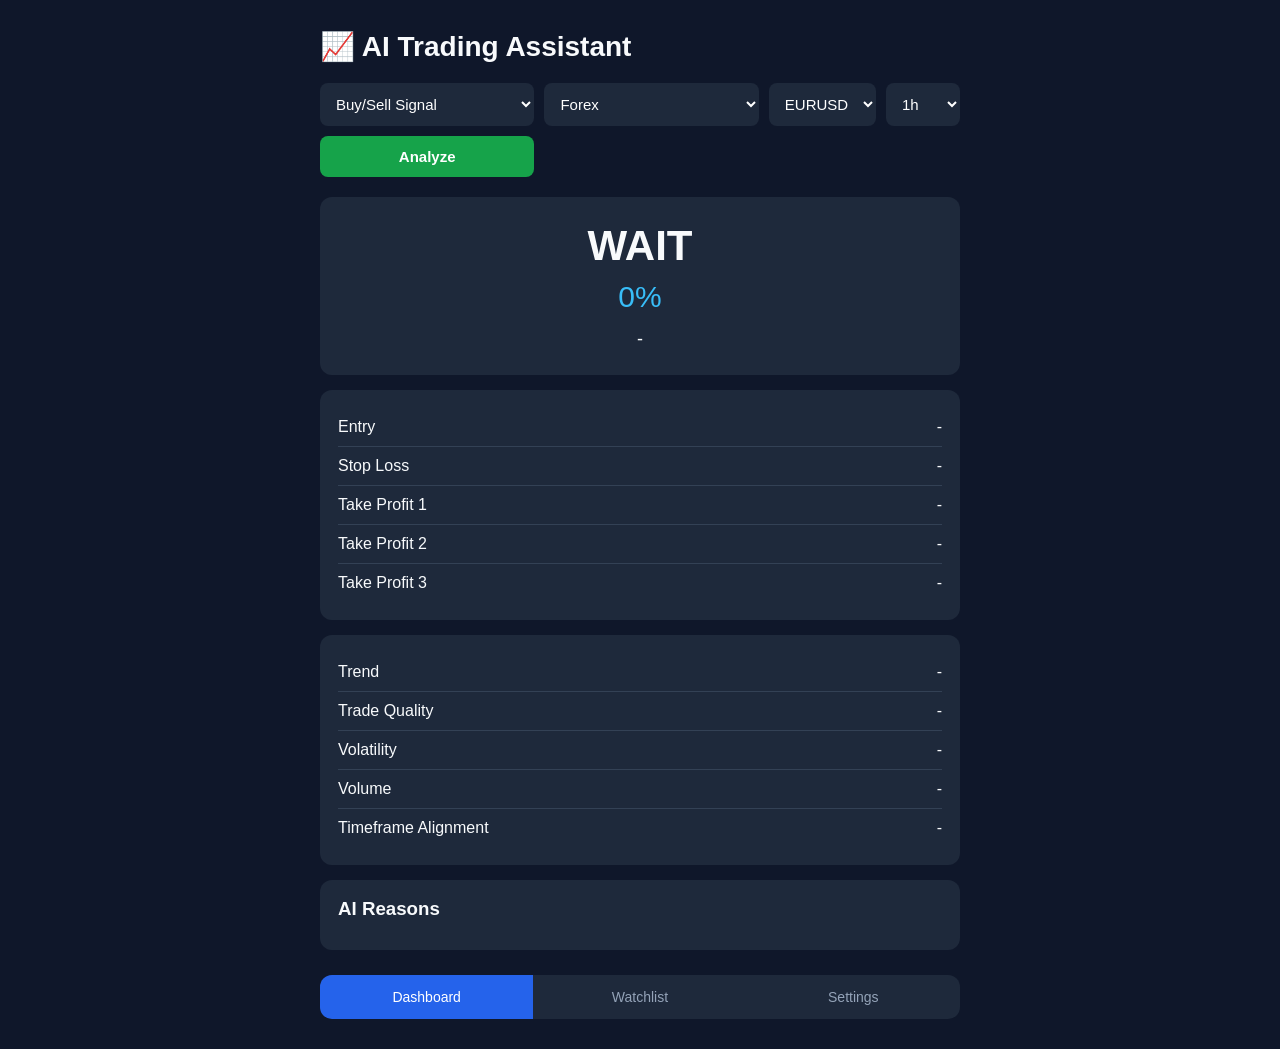
<file: frontend/index.html>
<!DOCTYPE html>
<html lang="en">
<head>
<meta charset="UTF-8">
<meta name="viewport" content="width=device-width, initial-scale=1.0">
<title>AI Trading Assistant</title>
<link rel="manifest" href="manifest.json">
<link rel="stylesheet" href="css/style.css">
<meta name="theme-color" content="#0f172a">
<meta name="apple-mobile-web-app-capable" content="yes">
<meta name="apple-mobile-web-app-status-bar-style" content="black">
<meta name="apple-mobile-web-app-title" content="AI Trading">
<link rel="apple-touch-icon" href="icons/icon-192.png">
</head>
<body>
<div class="container">

<header>
  <div class="logo">📈 AI Trading Assistant</div>
  <div class="install-area">
    <button id="installButton" hidden>Install App</button>
  </div>
</header>

<div class="market-selector">
  <select id="modeSelector">
    <option value="signal">Buy/Sell Signal</option>
    <option value="binary">Binary (Next Candle)</option>
  </select>
  <select id="marketType">
    <option value="forex">Forex</option>
    <option value="crypto">Crypto</option>
    <option value="commodities">Commodities</option>
    <option value="favorites">Favorites</option>
  </select>
  <select id="symbolSelector"></select>
  <select id="timeframeSelector"></select>
  <button id="analyzeButton">Analyze</button>
</div>

<section class="signal-card">
  <div id="signal">WAIT</div>
  <div id="confidence">0%</div>
  <div id="nextCandle">-</div>
</section>

<section class="trade-card" id="tradeCard">
  <div class="row"><span>Entry</span><span id="entry">-</span></div>
  <div class="row"><span>Stop Loss</span><span id="sl">-</span></div>
  <div class="row"><span>Take Profit 1</span><span id="tp1">-</span></div>
  <div class="row"><span>Take Profit 2</span><span id="tp2">-</span></div>
  <div class="row"><span>Take Profit 3</span><span id="tp3">-</span></div>
</section>

<section class="status-card" id="statusCard">
  <div class="row"><span>Trend</span><span id="trend">-</span></div>
  <div class="row"><span>Trade Quality</span><span id="quality">-</span></div>
  <div class="row"><span>Volatility</span><span id="volatility">-</span></div>
  <div class="row"><span>Volume</span><span id="volume">-</span></div>
  <div class="row"><span>Timeframe Alignment</span><span id="alignment">-</span></div>
</section>

<section class="reason-card">
  <h3>AI Reasons</h3>
  <ul id="reasonList"></ul>
</section>

<section class="binary-card" id="binaryCard" hidden>
  <h2>Binary Prediction</h2>
  <div id="binarySignal">-</div>
</section>

<nav class="bottom-nav">
  <a href="index.html" class="active">Dashboard</a>
  <a href="watchlist.html">Watchlist</a>
  <a href="settings.html">Settings</a>
</nav>

</div>
<script src="js/common.js"></script>
<script src="js/app.js"></script>
</body>
</html>
</file>
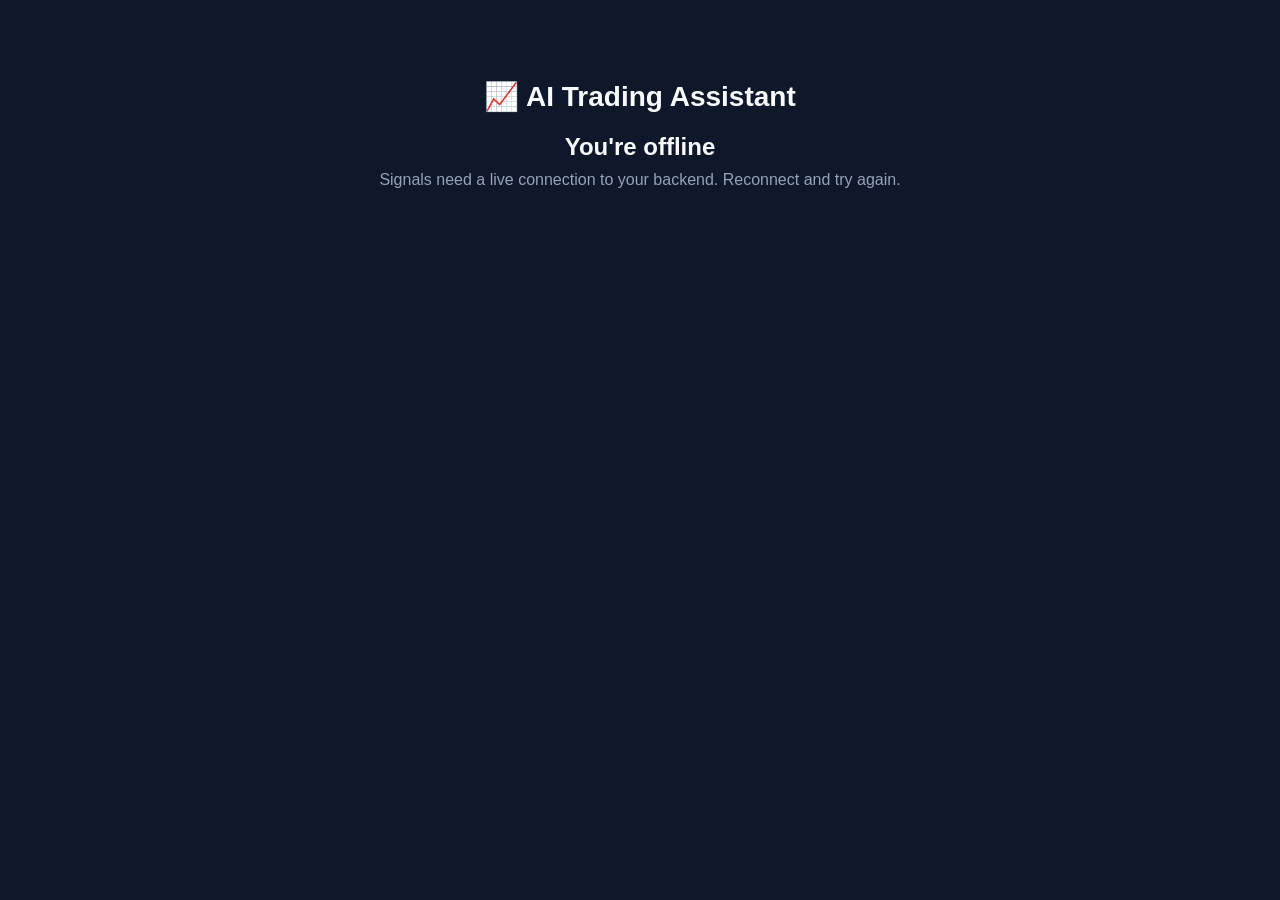
<file: frontend/offline.html>
<!DOCTYPE html>
<html lang="en">
<head>
<meta charset="UTF-8">
<meta name="viewport" content="width=device-width, initial-scale=1.0">
<title>Offline - AI Trading Assistant</title>
<link rel="stylesheet" href="css/style.css">
<meta name="theme-color" content="#0f172a">
</head>
<body>
<div class="container" style="text-align:center;padding-top:80px;">
  <div class="logo" style="justify-content:center;margin-bottom:20px;">📈 AI Trading Assistant</div>
  <h2>You're offline</h2>
  <p style="color:#94a3b8;margin-top:10px;">Signals need a live connection to your backend. Reconnect and try again.</p>
</div>
</body>
</html>
</file>
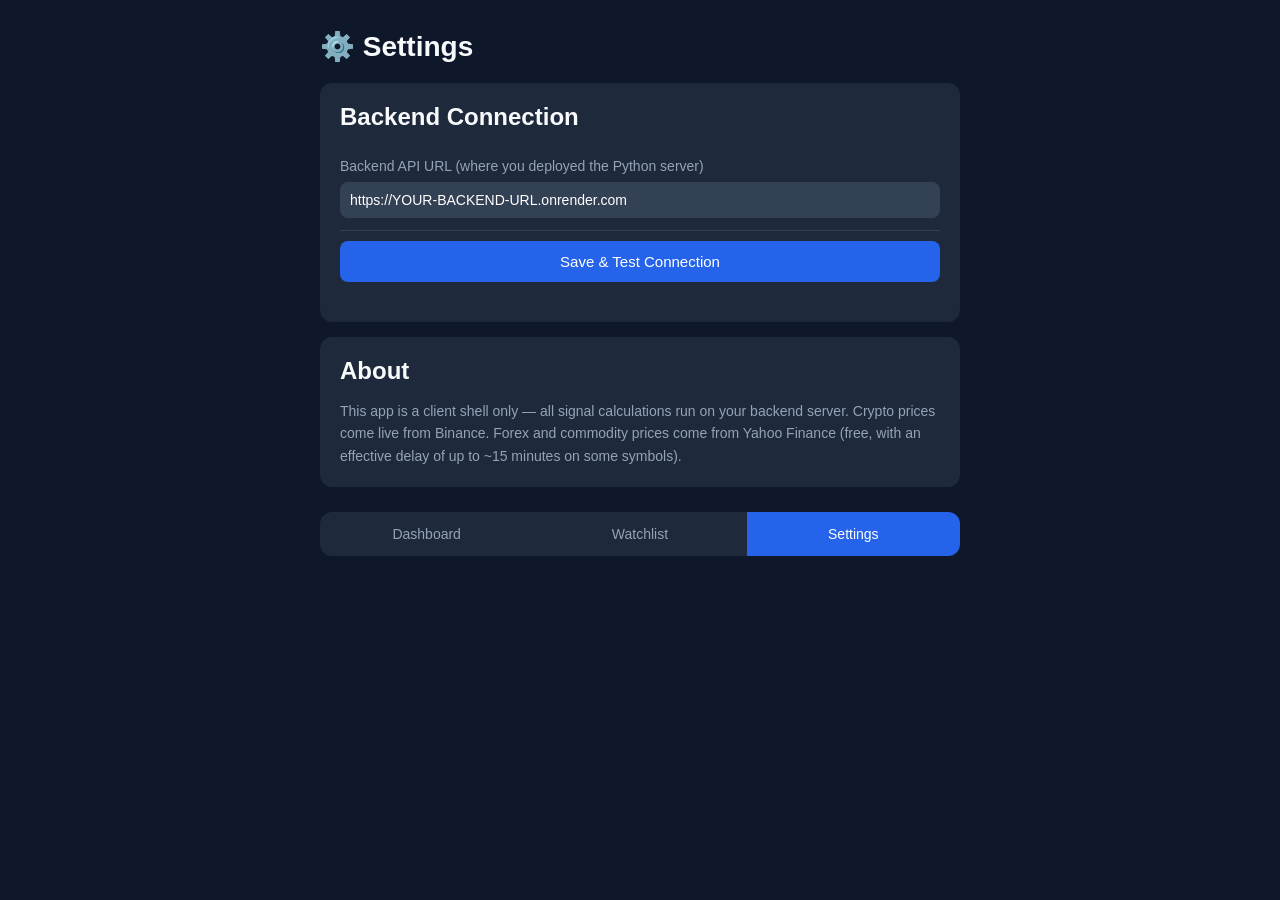
<file: frontend/settings.html>
<!DOCTYPE html>
<html lang="en">
<head>
<meta charset="UTF-8">
<meta name="viewport" content="width=device-width, initial-scale=1.0">
<title>Settings - AI Trading Assistant</title>
<link rel="manifest" href="manifest.json">
<link rel="stylesheet" href="css/style.css">
<meta name="theme-color" content="#0f172a">
</head>
<body>
<div class="container">

<header>
  <div class="logo">⚙️ Settings</div>
</header>

<div class="settings-card">
  <h2>Backend Connection</h2>
  <div class="setting">
    <label>Backend API URL (where you deployed the Python server)</label>
    <input id="apiBaseInput" type="url" placeholder="https://your-app.onrender.com">
  </div>
  <button class="save-btn" id="saveBtn">Save & Test Connection</button>
  <div class="status-msg" id="statusMsg"></div>
</div>

<div class="settings-card">
  <h2>About</h2>
  <p style="color:#94a3b8;font-size:14px;line-height:1.6;">
    This app is a client shell only — all signal calculations run on your backend server.
    Crypto prices come live from Binance. Forex and commodity prices come from Yahoo Finance
    (free, with an effective delay of up to ~15 minutes on some symbols).
  </p>
</div>

<nav class="bottom-nav">
  <a href="index.html">Dashboard</a>
  <a href="watchlist.html">Watchlist</a>
  <a href="settings.html" class="active">Settings</a>
</nav>

</div>
<script src="js/common.js"></script>
<script>
const input = document.getElementById("apiBaseInput");
const statusMsg = document.getElementById("statusMsg");

input.value = getApiBase();

document.getElementById("saveBtn").addEventListener("click", async () => {
  const url = input.value.trim();
  if (!url) return;

  setApiBase(url);
  statusMsg.textContent = "Testing connection...";
  statusMsg.style.color = "#94a3b8";

  try {
    const res = await fetch(getApiBase() + "/health");
    const data = await res.json();
    if (data.status === "OK") {
      statusMsg.textContent = "✅ Connected successfully!";
      statusMsg.style.color = "#4ade80";
    } else {
      statusMsg.textContent = "⚠️ Reached server but got an unexpected response.";
      statusMsg.style.color = "#facc15";
    }
  } catch (e) {
    statusMsg.textContent = "❌ Could not reach that URL. Double-check it's correct and the backend is deployed.";
    statusMsg.style.color = "#ef4444";
  }
});
</script>
</body>
</html>
</file>
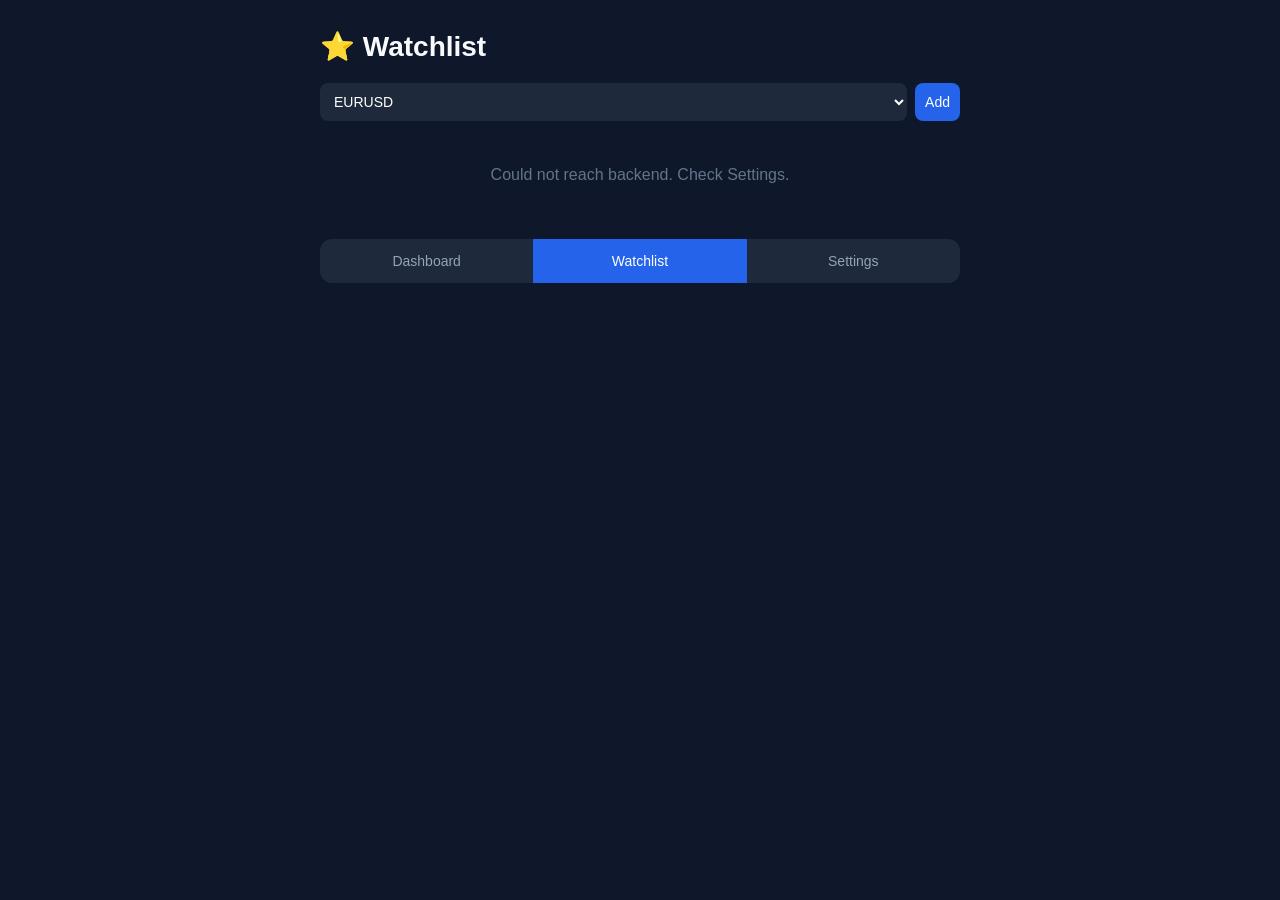
<file: frontend/watchlist.html>
<!DOCTYPE html>
<html lang="en">
<head>
<meta charset="UTF-8">
<meta name="viewport" content="width=device-width, initial-scale=1.0">
<title>Watchlist - AI Trading Assistant</title>
<link rel="manifest" href="manifest.json">
<link rel="stylesheet" href="css/style.css">
<meta name="theme-color" content="#0f172a">
</head>
<body>
<div class="container">

<header>
  <div class="logo">⭐ Watchlist</div>
</header>

<div class="watch-add">
  <select id="addSymbolSelect"></select>
  <button id="addBtn">Add</button>
</div>

<div id="watchListContainer">
  <div class="empty-msg">Loading...</div>
</div>

<nav class="bottom-nav">
  <a href="index.html">Dashboard</a>
  <a href="watchlist.html" class="active">Watchlist</a>
  <a href="settings.html">Settings</a>
</nav>

</div>
<script src="js/common.js"></script>
<script>
const addSelect = document.getElementById("addSymbolSelect");
const container = document.getElementById("watchListContainer");

allSymbolsFlat().forEach((sym) => {
  const opt = document.createElement("option");
  opt.value = sym;
  opt.textContent = sym;
  addSelect.appendChild(opt);
});

async function loadWatchlist() {
  container.innerHTML = '<div class="empty-msg">Loading...</div>';
  try {
    const res = await fetch(getApiBase() + "/watchlist");
    const items = await res.json();

    if (!items.length) {
      container.innerHTML = '<div class="empty-msg">No symbols yet — add one above.</div>';
      return;
    }

    container.innerHTML = "";
    for (const item of items) {
      const row = document.createElement("div");
      row.className = "watch-item";
      row.innerHTML = `
        <div>
          <div class="sym">${item.symbol}</div>
          <div class="market">${item.market_type}</div>
        </div>
        <button class="remove-btn" data-symbol="${item.symbol}">✕</button>
      `;
      container.appendChild(row);
    }

    container.querySelectorAll(".remove-btn").forEach((btn) => {
      btn.addEventListener("click", async () => {
        await fetch(getApiBase() + "/watchlist/" + btn.dataset.symbol, { method: "DELETE" });
        loadWatchlist();
      });
    });
  } catch (e) {
    container.innerHTML = '<div class="empty-msg">Could not reach backend. Check Settings.</div>';
  }
}

document.getElementById("addBtn").addEventListener("click", async () => {
  try {
    await fetch(getApiBase() + "/watchlist", {
      method: "POST",
      headers: { "Content-Type": "application/json" },
      body: JSON.stringify({ symbol: addSelect.value }),
    });
    loadWatchlist();
  } catch (e) {
    alert("Could not reach backend. Check Settings.");
  }
});

loadWatchlist();
</script>
</body>
</html>
</file>
<file: frontend/css/style.css>
*{
    margin:0;
    padding:0;
    box-sizing:border-box;
    font-family:Segoe UI,Arial,sans-serif;
}

body{
    background:#0f172a;
    color:#f8fafc;
}

.container{
    width:100%;
    max-width:700px;
    margin:auto;
    padding:15px;
}

header{
    display:flex;
    justify-content:space-between;
    align-items:center;
    margin-bottom:20px;
}

.logo{
    font-size:24px;
    font-weight:bold;
}

#installButton{
    background:#2563eb;
    color:white;
    border:none;
    padding:10px 18px;
    border-radius:8px;
    cursor:pointer;
}

.market-selector{
    display:grid;
    grid-template-columns:1fr;
    gap:10px;
    margin-bottom:20px;
}

.market-selector select,
.market-selector button{

    width:100%;
    padding:12px;
    border-radius:8px;
    border:none;
    font-size:15px;
}

.market-selector select{

    background:#1e293b;
    color:white;
}

.market-selector button{

    background:#16a34a;
    color:white;
    cursor:pointer;
    font-weight:bold;
}

.market-selector button:hover{

    background:#15803d;
}

.signal-card{

    background:#1e293b;
    border-radius:12px;
    padding:25px;
    text-align:center;
    margin-bottom:15px;
}

#signal{

    font-size:34px;
    font-weight:bold;
    margin-bottom:10px;
}

#confidence{

    font-size:26px;
    color:#38bdf8;
}

#nextCandle{

    margin-top:15px;
    font-size:18px;
}

.trade-card,
.status-card,
.reason-card,
.binary-card{

    background:#1e293b;
    border-radius:12px;
    padding:18px;
    margin-bottom:15px;
}

.row{

    display:flex;
    justify-content:space-between;
    padding:10px 0;
    border-bottom:1px solid #334155;
}

.row:last-child{

    border-bottom:none;
}

.reason-card h3{

    margin-bottom:12px;
}

.reason-card ul{

    list-style:none;
}

.reason-card li{

    padding:8px 0;
    border-bottom:1px solid #334155;
}

.reason-card li:last-child{

    border-bottom:none;
}

.binary-card{

    text-align:center;
}

#binarySignal{

    font-size:30px;
    font-weight:bold;
    margin-top:10px;
}

.buy{

    color:#22c55e;
}

.sell{

    color:#ef4444;
}

.wait{

    color:#facc15;
}

.strong{

    font-weight:bold;
}

@media(min-width:768px){

.market-selector{

grid-template-columns:2fr 2fr 1fr auto;

align-items:center;

}

.container{

padding:30px;

}

.logo{

font-size:28px;

}

#signal{

font-size:42px;

}

#confidence{

font-size:30px;

}

}
/* ===== Nav ===== */
.bottom-nav{
    display:flex;
    justify-content:space-around;
    margin-top:25px;
    background:#1e293b;
    border-radius:12px;
    overflow:hidden;
}
.bottom-nav a{
    flex:1;
    text-align:center;
    padding:14px 0;
    color:#94a3b8;
    text-decoration:none;
    font-size:14px;
}
.bottom-nav a.active{
    color:#fff;
    background:#2563eb;
}

/* ===== Settings ===== */
.settings-card{background:#1e293b;padding:20px;border-radius:12px;margin-bottom:15px;}
.settings-card h2{margin-bottom:15px;}
.setting{display:flex;flex-direction:column;gap:8px;padding:12px 0;border-bottom:1px solid #334155;}
.setting:last-child{border-bottom:none;}
.setting label{font-size:14px;color:#94a3b8;}
.setting input, .setting select{padding:10px;border-radius:8px;border:none;background:#334155;color:#fff;font-size:14px;}
.save-btn{width:100%;padding:12px;border:none;border-radius:8px;background:#2563eb;color:#fff;font-size:15px;cursor:pointer;margin-top:10px;}
.status-msg{text-align:center;padding:10px;font-size:13px;color:#4ade80;}

/* ===== Watchlist ===== */
.watch-add{display:flex;gap:8px;margin-bottom:15px;}
.watch-add select, .watch-add button{padding:10px;border-radius:8px;border:none;font-size:14px;}
.watch-add select{flex:1;background:#1e293b;color:#fff;}
.watch-add button{background:#2563eb;color:#fff;cursor:pointer;}
.watch-item{
    display:flex;justify-content:space-between;align-items:center;
    background:#1e293b;padding:14px;border-radius:10px;margin-bottom:10px;
}
.watch-item .sym{font-weight:bold;}
.watch-item .market{font-size:12px;color:#94a3b8;}
.watch-item .sig{padding:4px 10px;border-radius:6px;font-size:12px;font-weight:bold;}
.watch-item .remove-btn{background:none;border:none;color:#ef4444;font-size:18px;cursor:pointer;}
.empty-msg{text-align:center;color:#64748b;padding:30px 0;}
</file>
